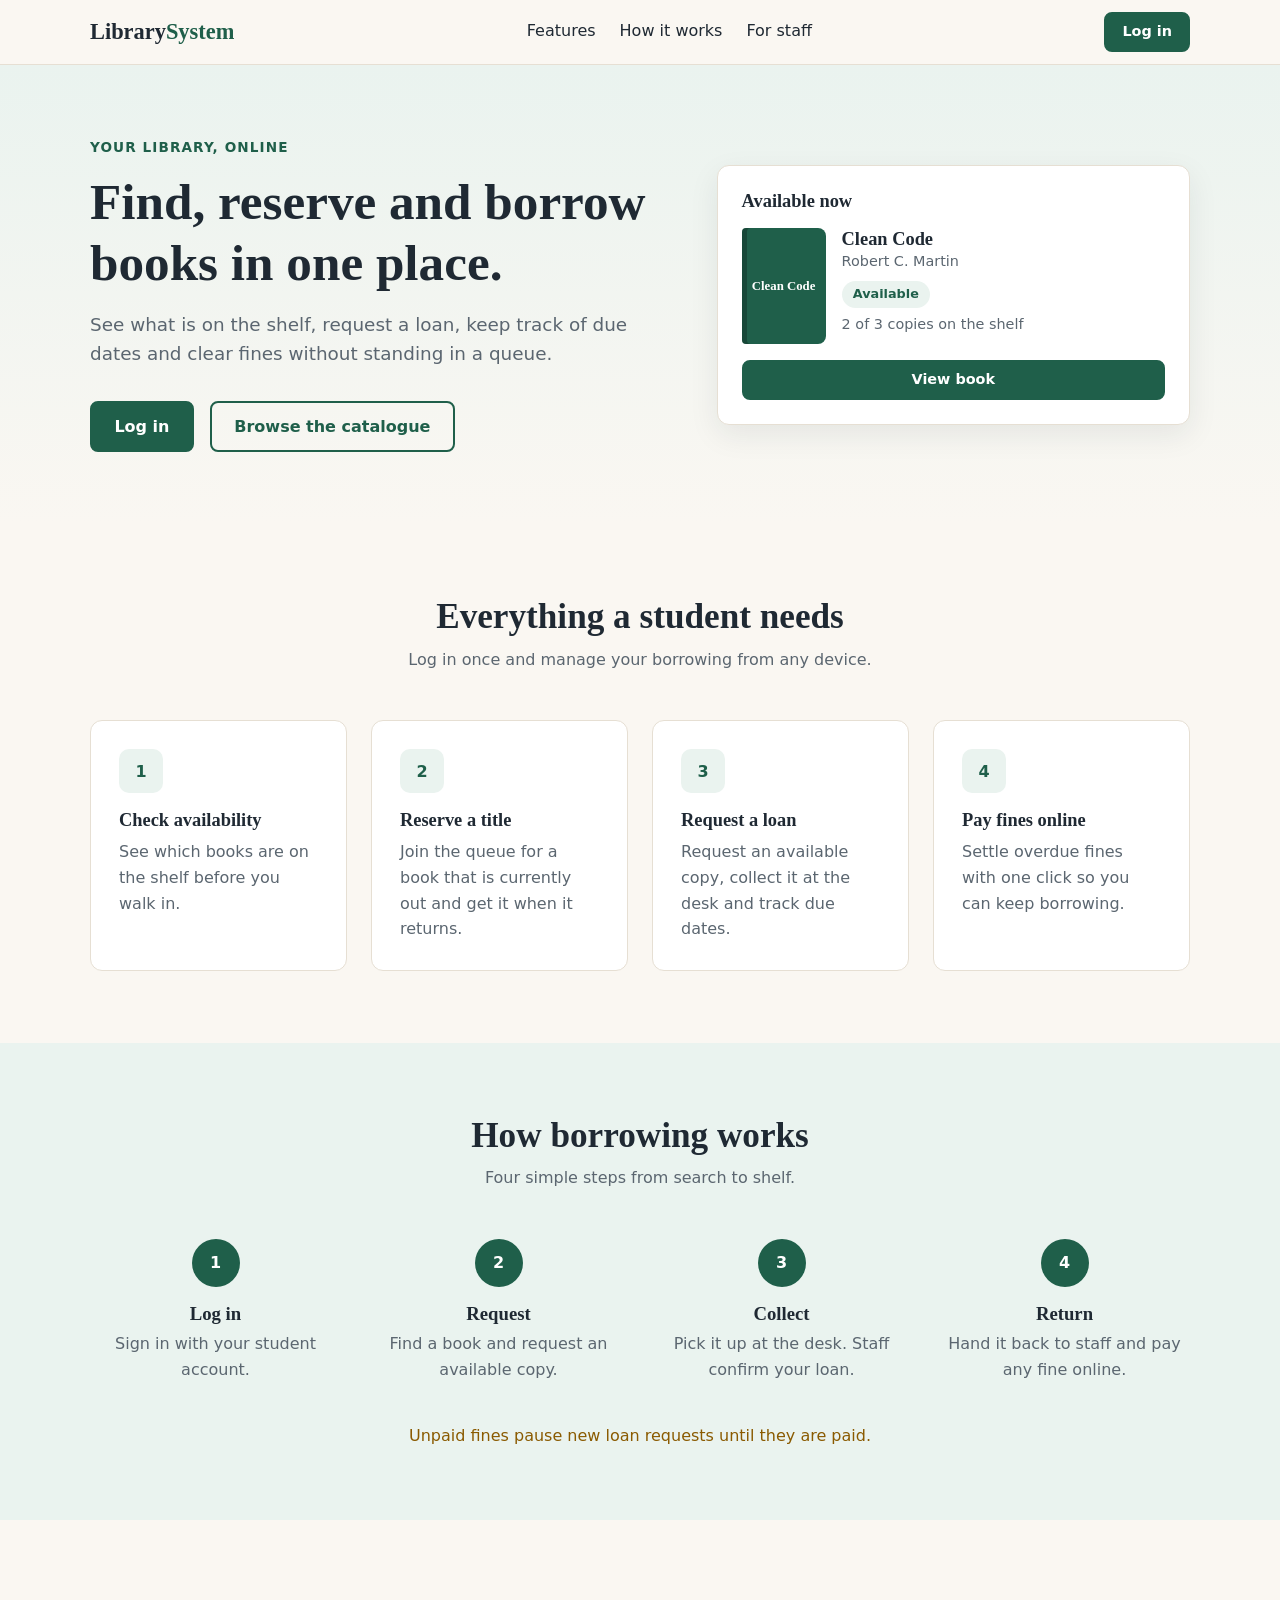
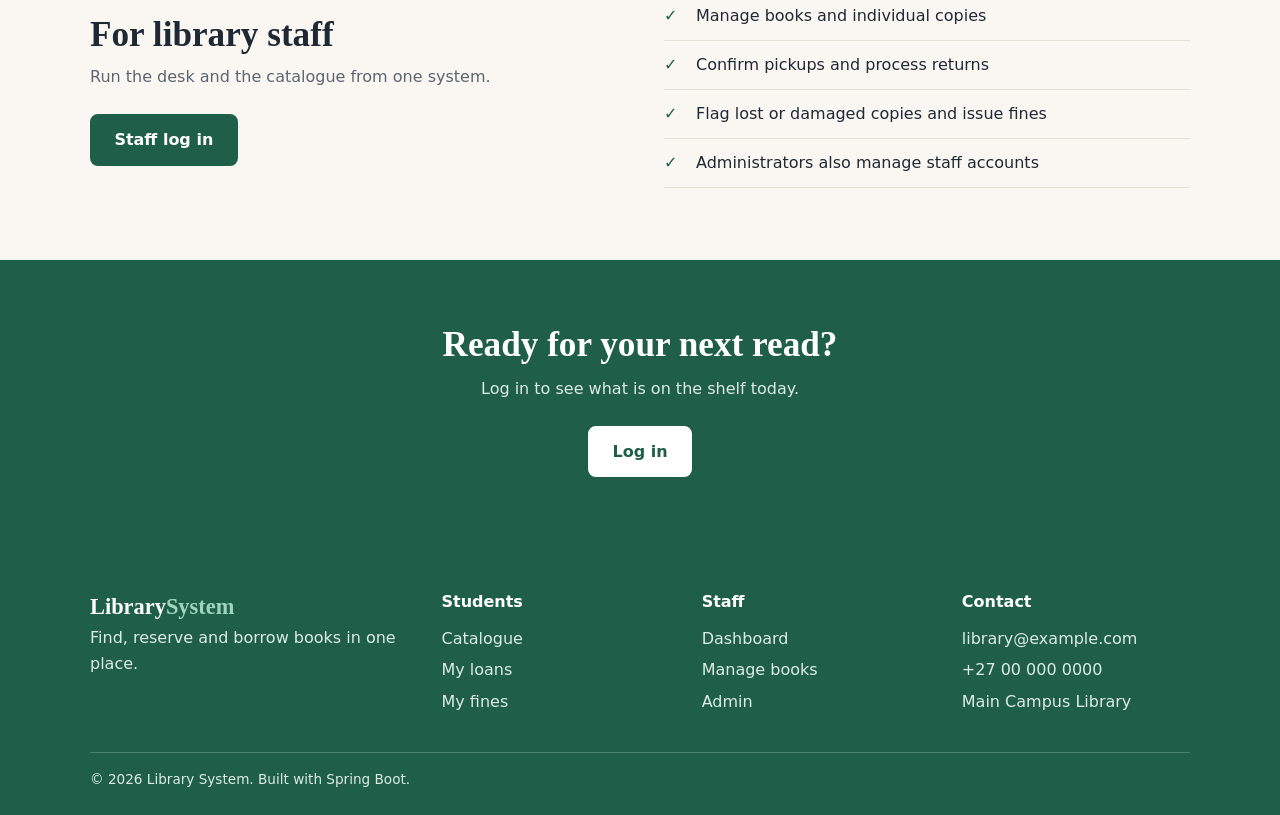
<file: app/src/main/resources/static/index.html>
<!DOCTYPE html>
<html lang="en">
<head>
  <meta charset="UTF-8">
  <meta name="viewport" content="width=device-width, initial-scale=1.0">
  <title>Home | Library System</title>
  <link rel="stylesheet" href="style.css">
</head>
<body>
  <header class="site-header">
    <div class="container header-inner">
      <a href="index.html" class="logo">Library<span>System</span></a>
      <nav class="main-nav">
      <a href="index.html#features">Features</a>
      <a href="index.html#how-it-works">How it works</a>
      <a href="index.html#staff">For staff</a>
      </nav>
      <div class="header-actions"><a href="login.html" class="btn btn-small">Log in</a></div>
    </div>
  </header>

  <main>
    <section class="hero">
      <div class="container hero-grid">
        <div>
          <p class="eyebrow">Your library, online</p>
          <h1>Find, reserve and borrow books in one place.</h1>
          <p class="lead">See what is on the shelf, request a loan, keep track of due dates and clear fines without standing in a queue.</p>
          <div class="hero-actions">
            <a href="login.html" class="btn">Log in</a>
            <a href="catalogue.html" class="btn btn-outline">Browse the catalogue</a>
          </div>
        </div>
        <div class="hero-card" aria-label="Example of book availability">
          <h2>Available now</h2>
          <div class="book-row">
            <div class="cover cover-sm cover-green">Clean Code</div>
            <div>
              <h3>Clean Code</h3>
              <p class="book-meta">Robert C. Martin</p>
              <span class="badge badge-green">Available</span>
              <p class="book-meta">2 of 3 copies on the shelf</p>
            </div>
          </div>
          <a href="book.html" class="btn btn-small btn-block">View book</a>
        </div>
      </div>
    </section>

    <section id="features" class="section">
      <div class="container">
        <h2 class="section-title">Everything a student needs</h2>
        <p class="section-sub">Log in once and manage your borrowing from any device.</p>
        <div class="cards">
          <a class="card" href="catalogue.html"><div class="icon">1</div><h3>Check availability</h3><p>See which books are on the shelf before you walk in.</p></a>
          <a class="card" href="my-reservations.html"><div class="icon">2</div><h3>Reserve a title</h3><p>Join the queue for a book that is currently out and get it when it returns.</p></a>
          <a class="card" href="my-loans.html"><div class="icon">3</div><h3>Request a loan</h3><p>Request an available copy, collect it at the desk and track due dates.</p></a>
          <a class="card" href="my-fines.html"><div class="icon">4</div><h3>Pay fines online</h3><p>Settle overdue fines with one click so you can keep borrowing.</p></a>
        </div>
      </div>
    </section>

    <section id="how-it-works" class="section section-alt">
      <div class="container">
        <h2 class="section-title">How borrowing works</h2>
        <p class="section-sub">Four simple steps from search to shelf.</p>
        <ol class="steps">
          <li><span class="step-num">1</span><h3>Log in</h3><p>Sign in with your student account.</p></li>
          <li><span class="step-num">2</span><h3>Request</h3><p>Find a book and request an available copy.</p></li>
          <li><span class="step-num">3</span><h3>Collect</h3><p>Pick it up at the desk. Staff confirm your loan.</p></li>
          <li><span class="step-num">4</span><h3>Return</h3><p>Hand it back to staff and pay any fine online.</p></li>
        </ol>
        <p class="note">Unpaid fines pause new loan requests until they are paid.</p>
      </div>
    </section>

    <section id="staff" class="section">
      <div class="container staff-grid">
        <div>
          <h2 class="section-title">For library staff</h2>
          <p class="section-sub">Run the desk and the catalogue from one system.</p>
          <a href="login.html" class="btn">Staff log in</a>
        </div>
        <ul class="checks">
          <li>Manage books and individual copies</li>
          <li>Confirm pickups and process returns</li>
          <li>Flag lost or damaged copies and issue fines</li>
          <li>Administrators also manage staff accounts</li>
        </ul>
      </div>
    </section>

    <section class="cta">
      <div class="container">
        <h2>Ready for your next read?</h2>
        <p>Log in to see what is on the shelf today.</p>
        <a href="login.html" class="btn btn-light">Log in</a>
      </div>
    </section>
  </main>
  <footer class="site-footer">
    <div class="container">
      <div class="footer-grid">
        <div><a href="index.html" class="logo">Library<span>System</span></a><p>Find, reserve and borrow books in one place.</p></div>
        <div><h4>Students</h4><ul><li><a href="catalogue.html">Catalogue</a></li><li><a href="my-loans.html">My loans</a></li><li><a href="my-fines.html">My fines</a></li></ul></div>
        <div><h4>Staff</h4><ul><li><a href="staff-dashboard.html">Dashboard</a></li><li><a href="manage-books.html">Manage books</a></li><li><a href="admin.html">Admin</a></li></ul></div>
        <div><h4>Contact</h4><ul><li>library@example.com</li><li>+27 00 000 0000</li><li>Main Campus Library</li></ul></div>
      </div>
      <p class="footer-bottom">&copy; 2026 Library System. Built with Spring Boot.</p>
    </div>
  </footer>
</body>
</html>
</file>
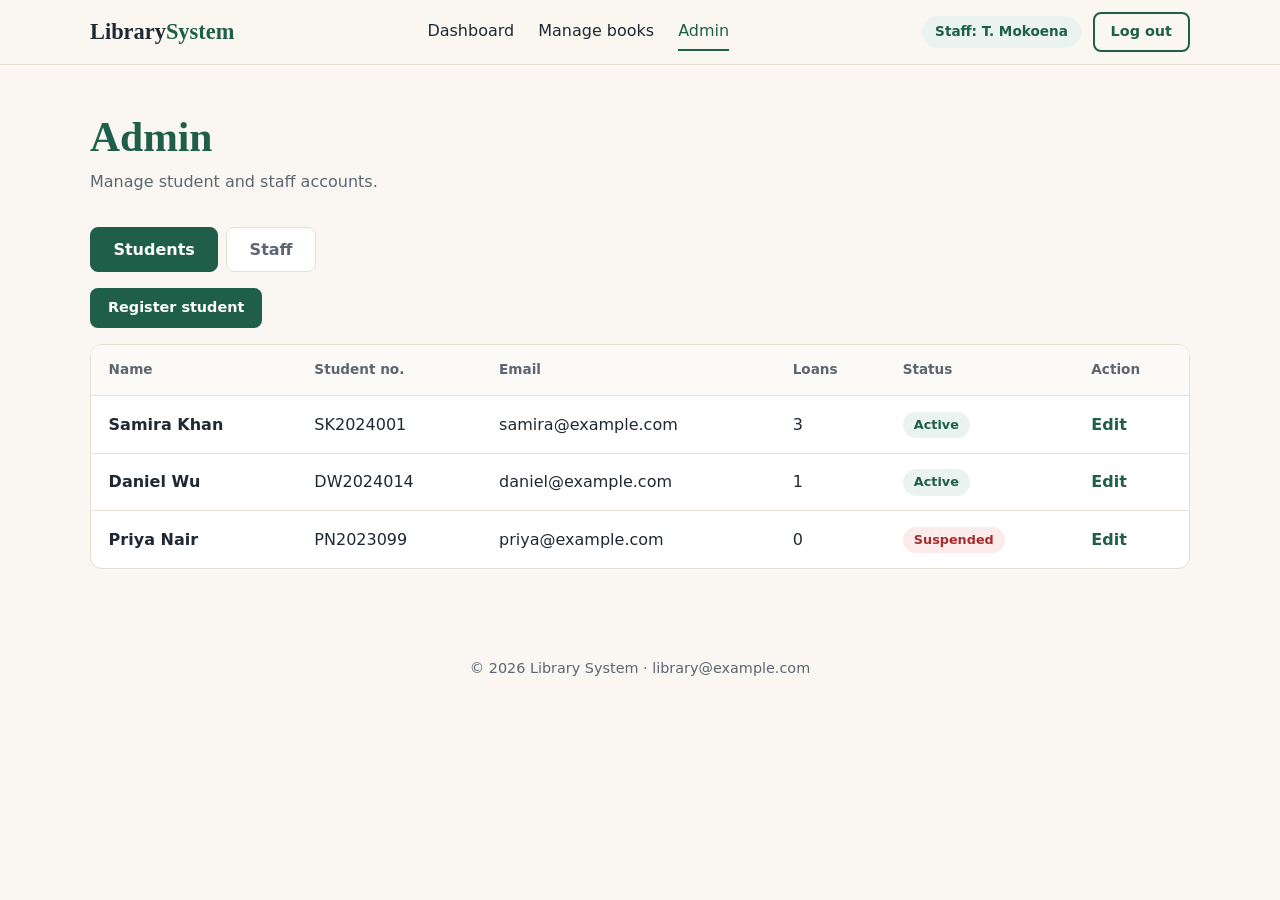
<file: app/src/main/resources/static/admin.html>
<!DOCTYPE html>
<html lang="en">
<head>
  <meta charset="UTF-8">
  <meta name="viewport" content="width=device-width, initial-scale=1.0">
  <title>Admin | Library System</title>
  <link rel="stylesheet" href="style.css">
</head>
<body>
  <header class="site-header">
    <div class="container header-inner">
      <a href="index.html" class="logo">Library<span>System</span></a>
      <nav class="main-nav">
      <a href="staff-dashboard.html">Dashboard</a>
      <a href="manage-books.html">Manage books</a>
      <a href="admin.html" aria-current="page">Admin</a>
      </nav>
      <div class="header-actions"><span class="chip-label">Staff: T. Mokoena</span><a href="index.html" class="btn btn-small btn-outline">Log out</a></div>
    </div>
  </header>

  <main class="page"><div class="container">
    <div class="page-head"><div><h1>Admin</h1><p>Manage student and staff accounts.</p></div></div>
    <div class="tabs">
      <input type="radio" name="tab" id="tab-students" checked>
      <input type="radio" name="tab" id="tab-staff">
      <div class="tab-labels"><label for="tab-students">Students</label><label for="tab-staff">Staff</label></div>
      <div class="tab-panel panel-students">
        <div class="tab-actions"><a href="#" class="btn btn-small">Register student</a></div>
        <div class="table-wrap"><table>
          <thead><tr><th>Name</th><th>Student no.</th><th>Email</th><th>Loans</th><th>Status</th><th>Action</th></tr></thead>
          <tbody>
<tr><td><strong>Samira Khan</strong></td><td>SK2024001</td><td>samira@example.com</td><td>3</td><td><span class="badge badge-green">Active</span></td><td><a href="#" class="text-green">Edit</a></td></tr>
<tr><td><strong>Daniel Wu</strong></td><td>DW2024014</td><td>daniel@example.com</td><td>1</td><td><span class="badge badge-green">Active</span></td><td><a href="#" class="text-green">Edit</a></td></tr>
<tr><td><strong>Priya Nair</strong></td><td>PN2023099</td><td>priya@example.com</td><td>0</td><td><span class="badge badge-red">Suspended</span></td><td><a href="#" class="text-green">Edit</a></td></tr>
          </tbody>
        </table></div>
      </div>
      <div class="tab-panel panel-staff">
        <div class="tab-actions"><a href="#" class="btn btn-small">Add staff</a></div>
        <div class="table-wrap"><table>
          <thead><tr><th>Name</th><th>Employee no.</th><th>Role</th><th>Action</th></tr></thead>
          <tbody>
<tr><td><strong>Thandi Mokoena</strong></td><td>EMP001</td><td>Employee</td><td><a href="#" class="text-green">Edit</a></td></tr>
<tr><td><strong>Lerato Dlamini</strong></td><td>EMP002</td><td>Employee</td><td><a href="#" class="text-green">Edit</a></td></tr>
<tr><td><strong>Admin User</strong></td><td>ADM001</td><td>Admin</td><td><a href="#" class="text-green">Edit</a></td></tr>
          </tbody>
        </table></div>
      </div>
    </div>
  </div></main>
  <footer class="footer-compact"><div class="container">&copy; 2026 Library System &middot; library@example.com</div></footer>
</body>
</html>
</file>
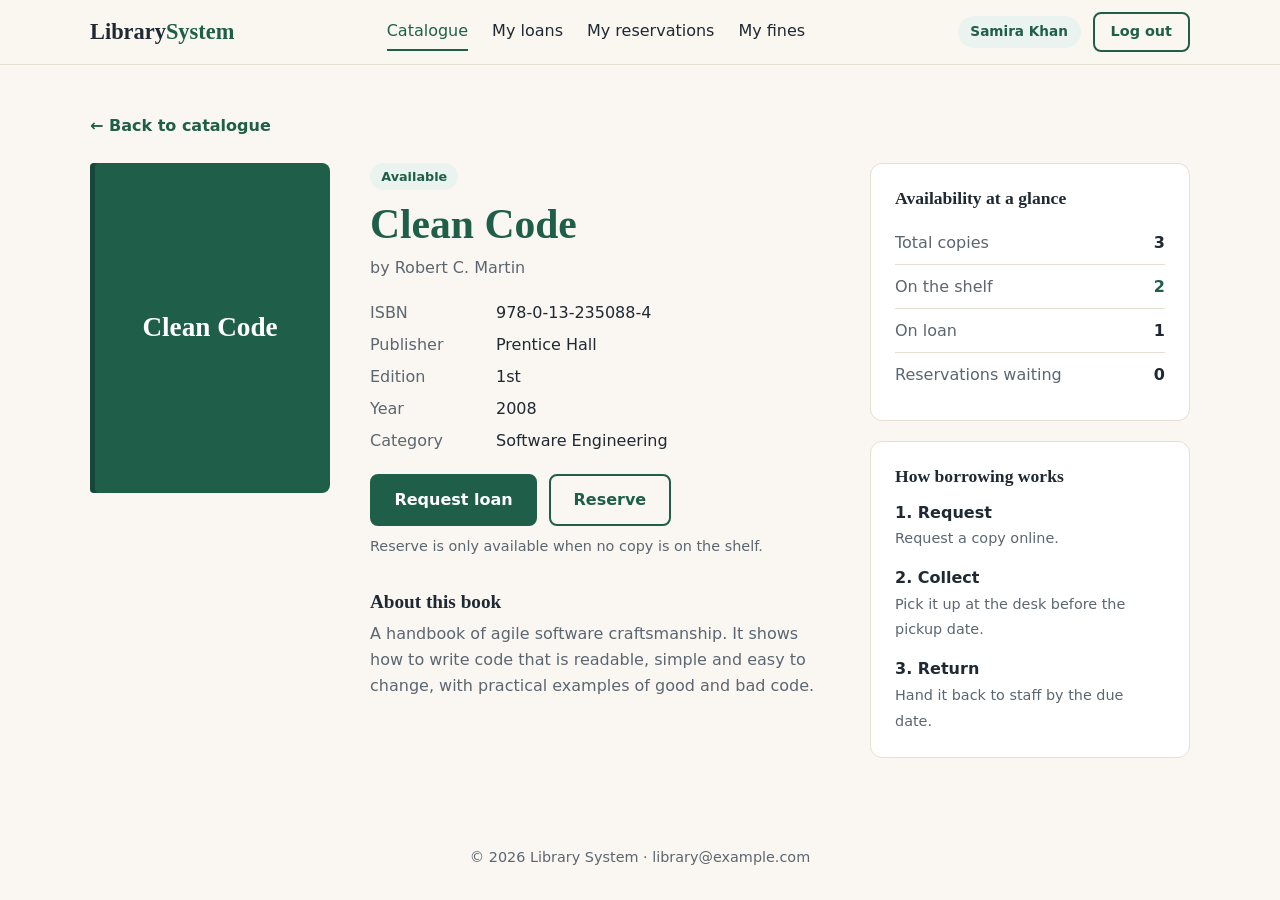
<file: app/src/main/resources/static/book.html>
<!DOCTYPE html>
<html lang="en">
<head>
  <meta charset="UTF-8">
  <meta name="viewport" content="width=device-width, initial-scale=1.0">
  <title>Clean Code | Library System</title>
  <link rel="stylesheet" href="style.css">
</head>
<body>
  <header class="site-header">
    <div class="container header-inner">
      <a href="index.html" class="logo">Library<span>System</span></a>
      <nav class="main-nav">
      <a href="catalogue.html" aria-current="page">Catalogue</a>
      <a href="my-loans.html">My loans</a>
      <a href="my-reservations.html">My reservations</a>
      <a href="my-fines.html">My fines</a>
      </nav>
      <div class="header-actions"><span class="chip-label">Samira Khan</span><a href="index.html" class="btn btn-small btn-outline">Log out</a></div>
    </div>
  </header>

  <main class="page"><div class="container">
    <p class="muted" style="margin-bottom:1.5rem"><a href="catalogue.html" class="text-green">&larr; Back to catalogue</a></p>
    <div class="detail">
      <div class="cover cover-lg cover-green">Clean Code</div>
      <div>
        <span class="badge badge-green">Available</span>
        <h1 style="margin-top:.6rem">Clean Code</h1>
        <p class="byline">by Robert C. Martin</p>
        <dl class="facts">
          <dt>ISBN</dt><dd>978-0-13-235088-4</dd>
          <dt>Publisher</dt><dd>Prentice Hall</dd>
          <dt>Edition</dt><dd>1st</dd>
          <dt>Year</dt><dd>2008</dd>
          <dt>Category</dt><dd>Software Engineering</dd>
        </dl>
        <div class="detail-actions">
          <a href="my-loans.html" class="btn">Request loan</a>
          <a href="my-reservations.html" class="btn btn-outline">Reserve</a>
        </div>
        <p class="muted" style="margin-top:.6rem;font-size:.9rem">Reserve is only available when no copy is on the shelf.</p>
        <div class="about">
          <h2>About this book</h2>
          <p>A handbook of agile software craftsmanship. It shows how to write code that is readable, simple and easy to change, with practical examples of good and bad code.</p>
        </div>
      </div>
      <div class="side-stack">
        <div class="panel">
          <h2>Availability at a glance</h2>
          <ul class="glance">
            <li><span>Total copies</span><span>3</span></li>
            <li><span>On the shelf</span><span class="text-green">2</span></li>
            <li><span>On loan</span><span>1</span></li>
            <li><span>Reservations waiting</span><span>0</span></li>
          </ul>
        </div>
        <div class="panel">
          <h2>How borrowing works</h2>
          <ol class="how-list">
            <li><strong>1. Request</strong><span>Request a copy online.</span></li>
            <li><strong>2. Collect</strong><span>Pick it up at the desk before the pickup date.</span></li>
            <li><strong>3. Return</strong><span>Hand it back to staff by the due date.</span></li>
          </ol>
        </div>
      </div>
    </div>
  </div></main>
  <footer class="footer-compact"><div class="container">&copy; 2026 Library System &middot; library@example.com</div></footer>
</body>
</html>
</file>
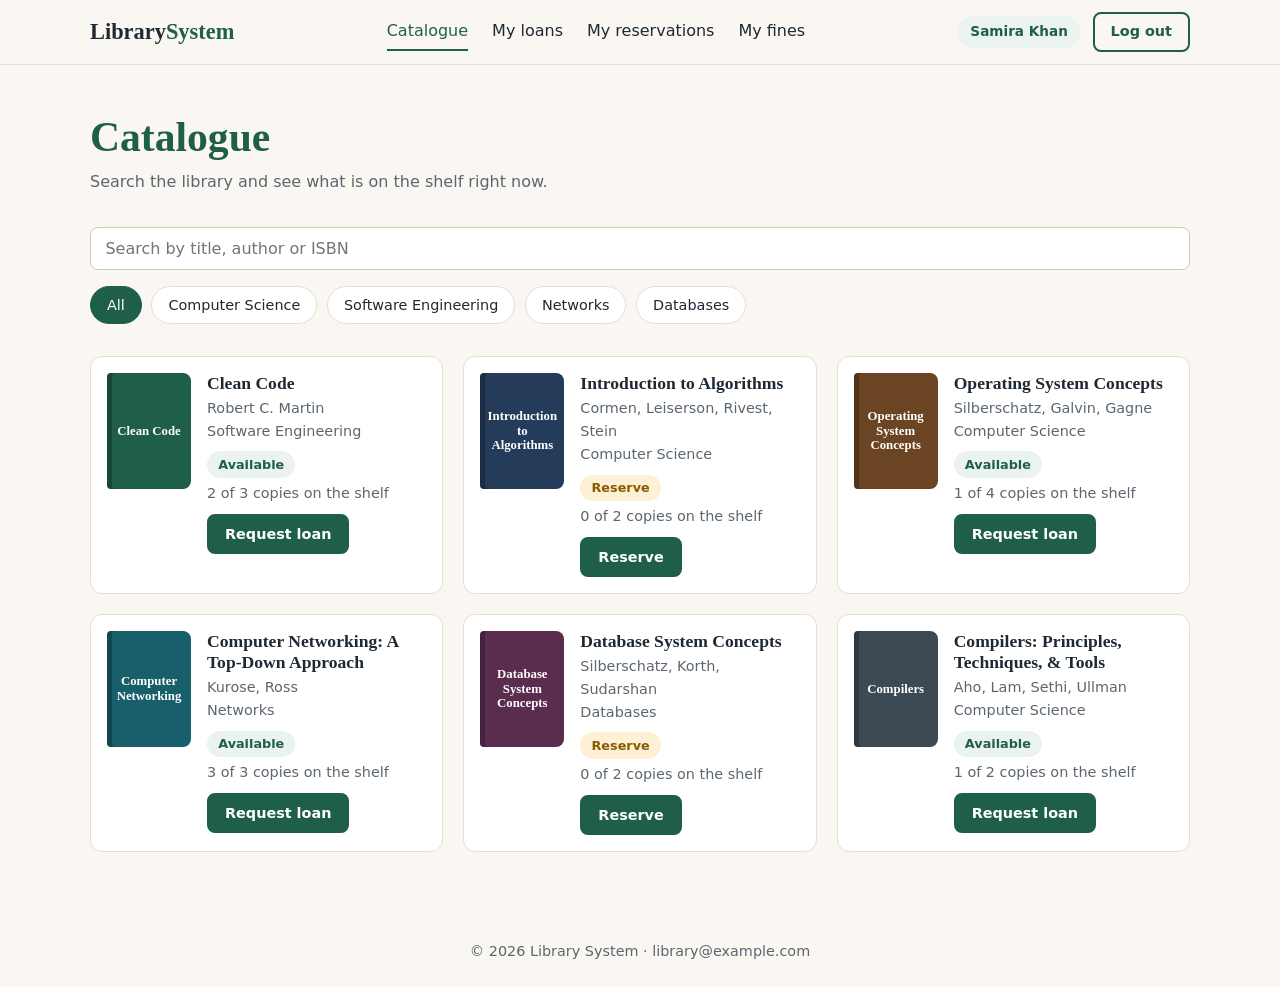
<file: app/src/main/resources/static/catalogue.html>
<!DOCTYPE html>
<html lang="en">
<head>
  <meta charset="UTF-8">
  <meta name="viewport" content="width=device-width, initial-scale=1.0">
  <title>Catalogue | Library System</title>
  <link rel="stylesheet" href="style.css">
</head>
<body>
  <header class="site-header">
    <div class="container header-inner">
      <a href="index.html" class="logo">Library<span>System</span></a>
      <nav class="main-nav">
      <a href="catalogue.html" aria-current="page">Catalogue</a>
      <a href="my-loans.html">My loans</a>
      <a href="my-reservations.html">My reservations</a>
      <a href="my-fines.html">My fines</a>
      </nav>
      <div class="header-actions"><span class="chip-label">Samira Khan</span><a href="index.html" class="btn btn-small btn-outline">Log out</a></div>
    </div>
  </header>

  <main class="page"><div class="container">
    <div class="page-head"><div><h1>Catalogue</h1><p>Search the library and see what is on the shelf right now.</p></div></div>
    <form class="search-box" onsubmit="return false"><input type="search" placeholder="Search by title, author or ISBN" aria-label="Search books"></form>
    <div class="chips">
      <span class="chip active">All</span><span class="chip">Computer Science</span><span class="chip">Software Engineering</span><span class="chip">Networks</span><span class="chip">Databases</span>
    </div>
    <div class="book-grid">
      <article class="book-card">
        <div class="cover cover-sm cover-green">Clean Code</div>
        <div>
          <h3>Clean Code</h3>
          <p class="book-meta">Robert C. Martin</p>
          <p class="book-meta">Software Engineering</p>
          <span class="badge badge-green">Available</span>
          <p class="book-meta">2 of 3 copies on the shelf</p>
          <a href="book.html" class="btn btn-small">Request loan</a>
        </div>
      </article>
      <article class="book-card">
        <div class="cover cover-sm cover-navy">Introduction to Algorithms</div>
        <div>
          <h3>Introduction to Algorithms</h3>
          <p class="book-meta">Cormen, Leiserson, Rivest, Stein</p>
          <p class="book-meta">Computer Science</p>
          <span class="badge badge-amber">Reserve</span>
          <p class="book-meta">0 of 2 copies on the shelf</p>
          <a href="book.html" class="btn btn-small">Reserve</a>
        </div>
      </article>
      <article class="book-card">
        <div class="cover cover-sm cover-brown">Operating System Concepts</div>
        <div>
          <h3>Operating System Concepts</h3>
          <p class="book-meta">Silberschatz, Galvin, Gagne</p>
          <p class="book-meta">Computer Science</p>
          <span class="badge badge-green">Available</span>
          <p class="book-meta">1 of 4 copies on the shelf</p>
          <a href="book.html" class="btn btn-small">Request loan</a>
        </div>
      </article>
      <article class="book-card">
        <div class="cover cover-sm cover-teal">Computer Networking</div>
        <div>
          <h3>Computer Networking: A Top-Down Approach</h3>
          <p class="book-meta">Kurose, Ross</p>
          <p class="book-meta">Networks</p>
          <span class="badge badge-green">Available</span>
          <p class="book-meta">3 of 3 copies on the shelf</p>
          <a href="book.html" class="btn btn-small">Request loan</a>
        </div>
      </article>
      <article class="book-card">
        <div class="cover cover-sm cover-plum">Database System Concepts</div>
        <div>
          <h3>Database System Concepts</h3>
          <p class="book-meta">Silberschatz, Korth, Sudarshan</p>
          <p class="book-meta">Databases</p>
          <span class="badge badge-amber">Reserve</span>
          <p class="book-meta">0 of 2 copies on the shelf</p>
          <a href="book.html" class="btn btn-small">Reserve</a>
        </div>
      </article>
      <article class="book-card">
        <div class="cover cover-sm cover-slate">Compilers</div>
        <div>
          <h3>Compilers: Principles, Techniques, & Tools</h3>
          <p class="book-meta">Aho, Lam, Sethi, Ullman</p>
          <p class="book-meta">Computer Science</p>
          <span class="badge badge-green">Available</span>
          <p class="book-meta">1 of 2 copies on the shelf</p>
          <a href="book.html" class="btn btn-small">Request loan</a>
        </div>
      </article>
    </div>
  </div></main>
  <footer class="footer-compact"><div class="container">&copy; 2026 Library System &middot; library@example.com</div></footer>
</body>
</html>
</file>
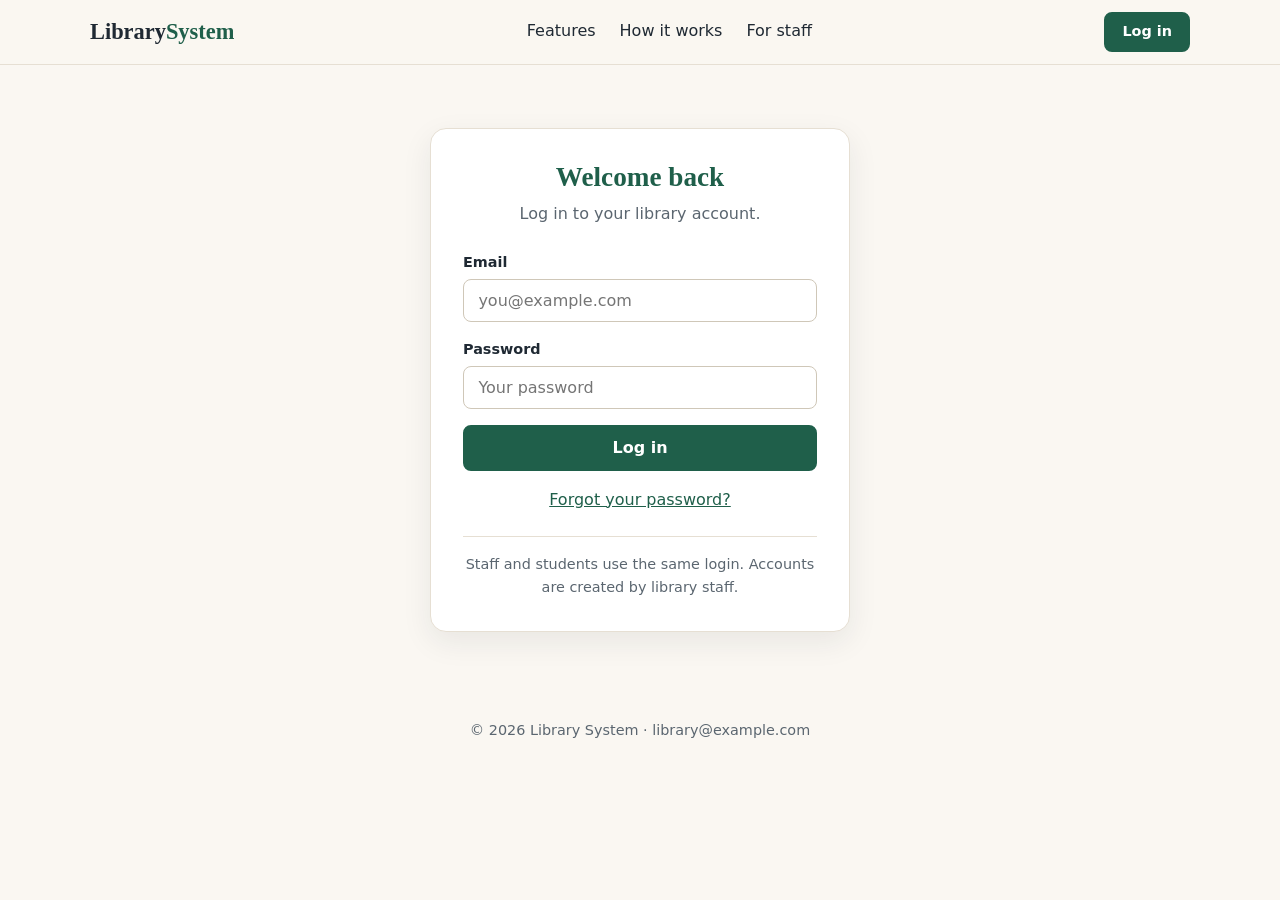
<file: app/src/main/resources/static/login.html>
<!DOCTYPE html>
<html lang="en">
<head>
  <meta charset="UTF-8">
  <meta name="viewport" content="width=device-width, initial-scale=1.0">
  <title>Log in | Library System</title>
  <link rel="stylesheet" href="style.css">
</head>
<body>
  <header class="site-header">
    <div class="container header-inner">
      <a href="index.html" class="logo">Library<span>System</span></a>
      <nav class="main-nav">
      <a href="index.html#features">Features</a>
      <a href="index.html#how-it-works">How it works</a>
      <a href="index.html#staff">For staff</a>
      </nav>
      <div class="header-actions"><a href="login.html" class="btn btn-small">Log in</a></div>
    </div>
  </header>

  <main class="auth-wrap">
    <div class="auth-card">
      <h1>Welcome back</h1>
      <p class="sub">Log in to your library account.</p>
      <form action="catalogue.html" method="get">
        <div class="field"><label for="email">Email</label><input type="email" id="email" name="email" placeholder="you@example.com"></div>
        <div class="field"><label for="password">Password</label><input type="password" id="password" name="password" placeholder="Your password"></div>
        <button type="submit" class="btn btn-block">Log in</button>
      </form>
      <a href="#" class="forgot">Forgot your password?</a>
      <p class="foot">Staff and students use the same login. Accounts are created by library staff.</p>
    </div>
  </main>
  <footer class="footer-compact"><div class="container">&copy; 2026 Library System &middot; library@example.com</div></footer>
</body>
</html>
</file>
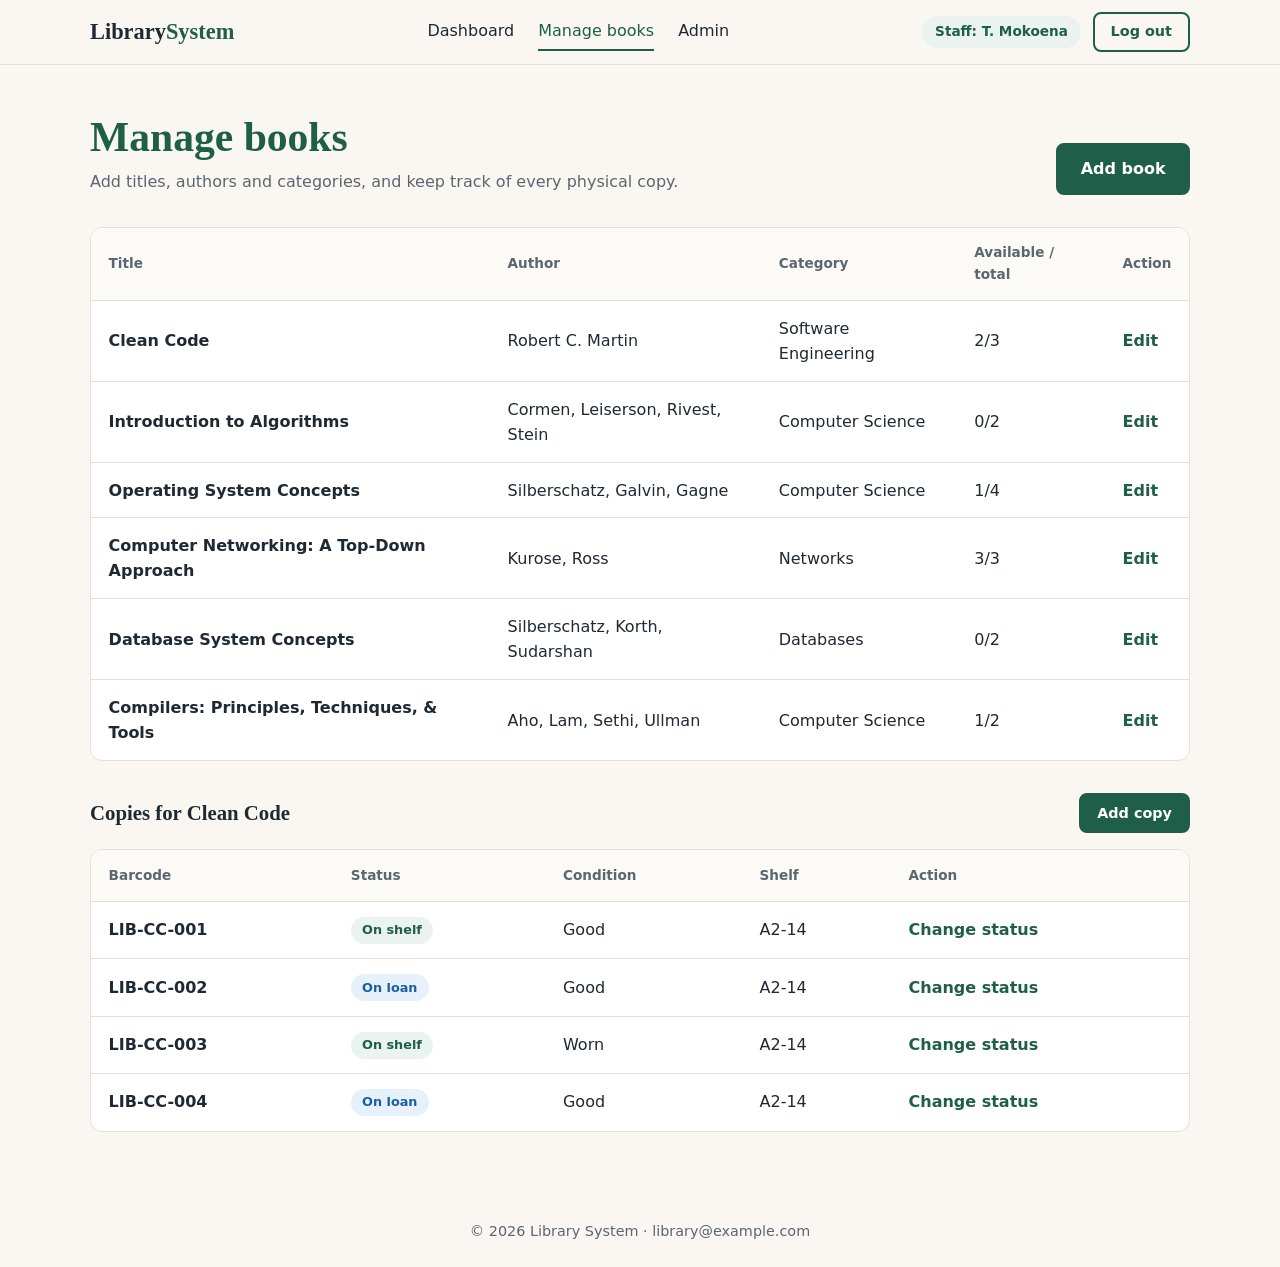
<file: app/src/main/resources/static/manage-books.html>
<!DOCTYPE html>
<html lang="en">
<head>
  <meta charset="UTF-8">
  <meta name="viewport" content="width=device-width, initial-scale=1.0">
  <title>Manage books | Library System</title>
  <link rel="stylesheet" href="style.css">
</head>
<body>
  <header class="site-header">
    <div class="container header-inner">
      <a href="index.html" class="logo">Library<span>System</span></a>
      <nav class="main-nav">
      <a href="staff-dashboard.html">Dashboard</a>
      <a href="manage-books.html" aria-current="page">Manage books</a>
      <a href="admin.html">Admin</a>
      </nav>
      <div class="header-actions"><span class="chip-label">Staff: T. Mokoena</span><a href="index.html" class="btn btn-small btn-outline">Log out</a></div>
    </div>
  </header>

  <main class="page"><div class="container">
    <div class="page-head"><div><h1>Manage books</h1><p>Add titles, authors and categories, and keep track of every physical copy.</p></div><a href="#" class="btn">Add book</a></div>
    <div class="table-wrap"><table>
      <thead><tr><th>Title</th><th>Author</th><th>Category</th><th>Available / total</th><th>Action</th></tr></thead>
      <tbody>
<tr><td><strong>Clean Code</strong></td><td>Robert C. Martin</td><td>Software Engineering</td><td>2/3</td><td><a href="#" class="text-green">Edit</a></td></tr>
<tr><td><strong>Introduction to Algorithms</strong></td><td>Cormen, Leiserson, Rivest, Stein</td><td>Computer Science</td><td>0/2</td><td><a href="#" class="text-green">Edit</a></td></tr>
<tr><td><strong>Operating System Concepts</strong></td><td>Silberschatz, Galvin, Gagne</td><td>Computer Science</td><td>1/4</td><td><a href="#" class="text-green">Edit</a></td></tr>
<tr><td><strong>Computer Networking: A Top-Down Approach</strong></td><td>Kurose, Ross</td><td>Networks</td><td>3/3</td><td><a href="#" class="text-green">Edit</a></td></tr>
<tr><td><strong>Database System Concepts</strong></td><td>Silberschatz, Korth, Sudarshan</td><td>Databases</td><td>0/2</td><td><a href="#" class="text-green">Edit</a></td></tr>
<tr><td><strong>Compilers: Principles, Techniques, & Tools</strong></td><td>Aho, Lam, Sethi, Ullman</td><td>Computer Science</td><td>1/2</td><td><a href="#" class="text-green">Edit</a></td></tr>
      </tbody>
    </table></div>
    <div class="section-gap"><div class="panel-head"><h2 style="font-size:1.3rem">Copies for Clean Code</h2><a href="#" class="btn btn-small">Add copy</a></div>
    <div class="table-wrap"><table>
      <thead><tr><th>Barcode</th><th>Status</th><th>Condition</th><th>Shelf</th><th>Action</th></tr></thead>
      <tbody>
<tr><td><strong>LIB-CC-001</strong></td><td><span class="badge badge-green">On shelf</span></td><td>Good</td><td>A2-14</td><td><a href="#" class="text-green">Change status</a></td></tr>
<tr><td><strong>LIB-CC-002</strong></td><td><span class="badge badge-blue">On loan</span></td><td>Good</td><td>A2-14</td><td><a href="#" class="text-green">Change status</a></td></tr>
<tr><td><strong>LIB-CC-003</strong></td><td><span class="badge badge-green">On shelf</span></td><td>Worn</td><td>A2-14</td><td><a href="#" class="text-green">Change status</a></td></tr>
<tr><td><strong>LIB-CC-004</strong></td><td><span class="badge badge-blue">On loan</span></td><td>Good</td><td>A2-14</td><td><a href="#" class="text-green">Change status</a></td></tr>
      </tbody>
    </table></div></div>
  </div></main>
  <footer class="footer-compact"><div class="container">&copy; 2026 Library System &middot; library@example.com</div></footer>
</body>
</html>
</file>
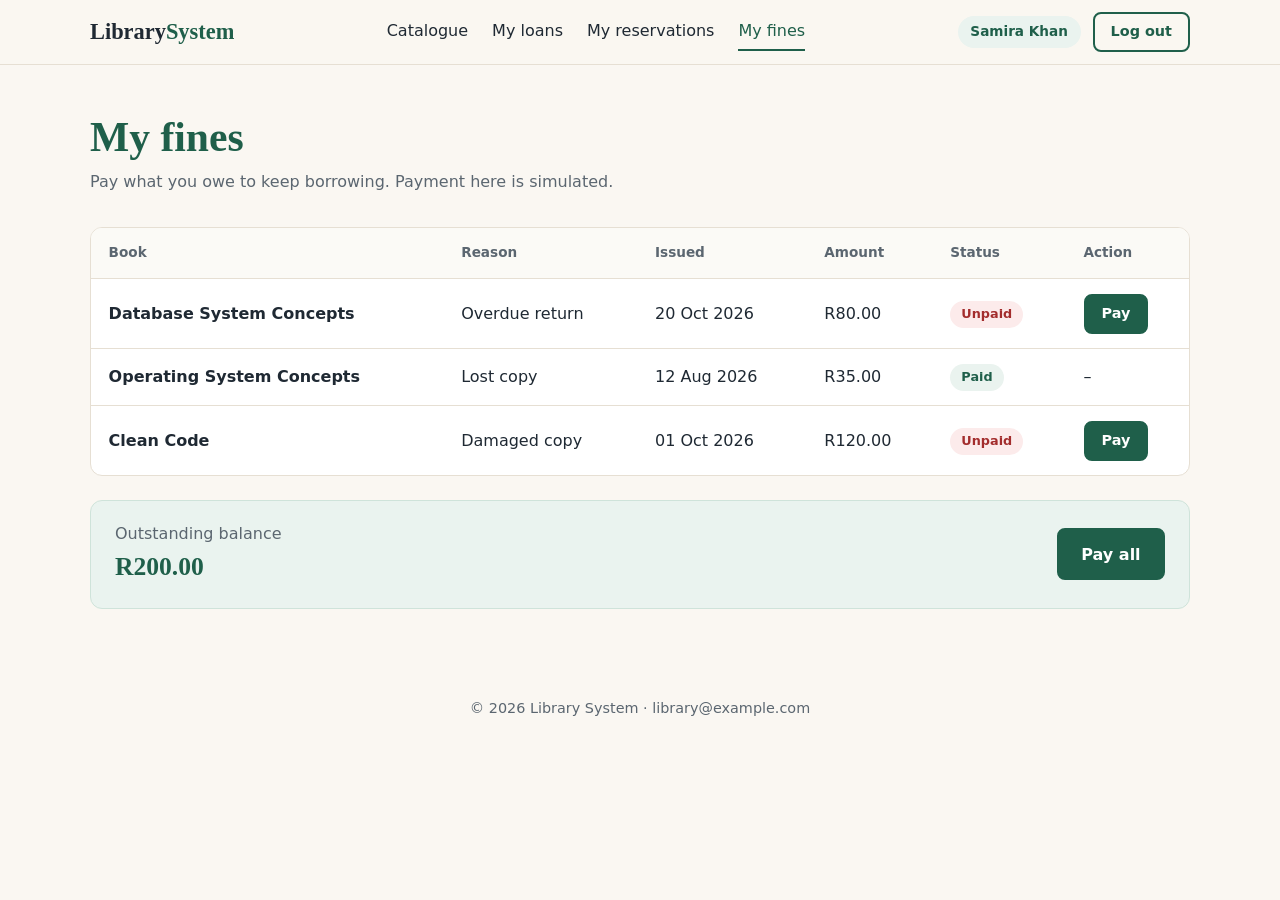
<file: app/src/main/resources/static/my-fines.html>
<!DOCTYPE html>
<html lang="en">
<head>
  <meta charset="UTF-8">
  <meta name="viewport" content="width=device-width, initial-scale=1.0">
  <title>My fines | Library System</title>
  <link rel="stylesheet" href="style.css">
</head>
<body>
  <header class="site-header">
    <div class="container header-inner">
      <a href="index.html" class="logo">Library<span>System</span></a>
      <nav class="main-nav">
      <a href="catalogue.html">Catalogue</a>
      <a href="my-loans.html">My loans</a>
      <a href="my-reservations.html">My reservations</a>
      <a href="my-fines.html" aria-current="page">My fines</a>
      </nav>
      <div class="header-actions"><span class="chip-label">Samira Khan</span><a href="index.html" class="btn btn-small btn-outline">Log out</a></div>
    </div>
  </header>

  <main class="page"><div class="container">
    <div class="page-head"><div><h1>My fines</h1><p>Pay what you owe to keep borrowing. Payment here is simulated.</p></div></div>
    <div class="table-wrap"><table>
      <thead><tr><th>Book</th><th>Reason</th><th>Issued</th><th>Amount</th><th>Status</th><th>Action</th></tr></thead>
      <tbody>
<tr><td><strong>Database System Concepts</strong></td><td>Overdue return</td><td>20 Oct 2026</td><td>R80.00</td><td><span class="badge badge-red">Unpaid</span></td><td><a href="#" class="btn btn-small">Pay</a></td></tr>
<tr><td><strong>Operating System Concepts</strong></td><td>Lost copy</td><td>12 Aug 2026</td><td>R35.00</td><td><span class="badge badge-green">Paid</span></td><td>&ndash;</td></tr>
<tr><td><strong>Clean Code</strong></td><td>Damaged copy</td><td>01 Oct 2026</td><td>R120.00</td><td><span class="badge badge-red">Unpaid</span></td><td><a href="#" class="btn btn-small">Pay</a></td></tr>
      </tbody>
    </table></div>
    <div class="balance">
      <div><span class="muted">Outstanding balance</span><strong>R200.00</strong></div>
      <a href="#" class="btn">Pay all</a>
    </div>
  </div></main>
  <footer class="footer-compact"><div class="container">&copy; 2026 Library System &middot; library@example.com</div></footer>
</body>
</html>
</file>
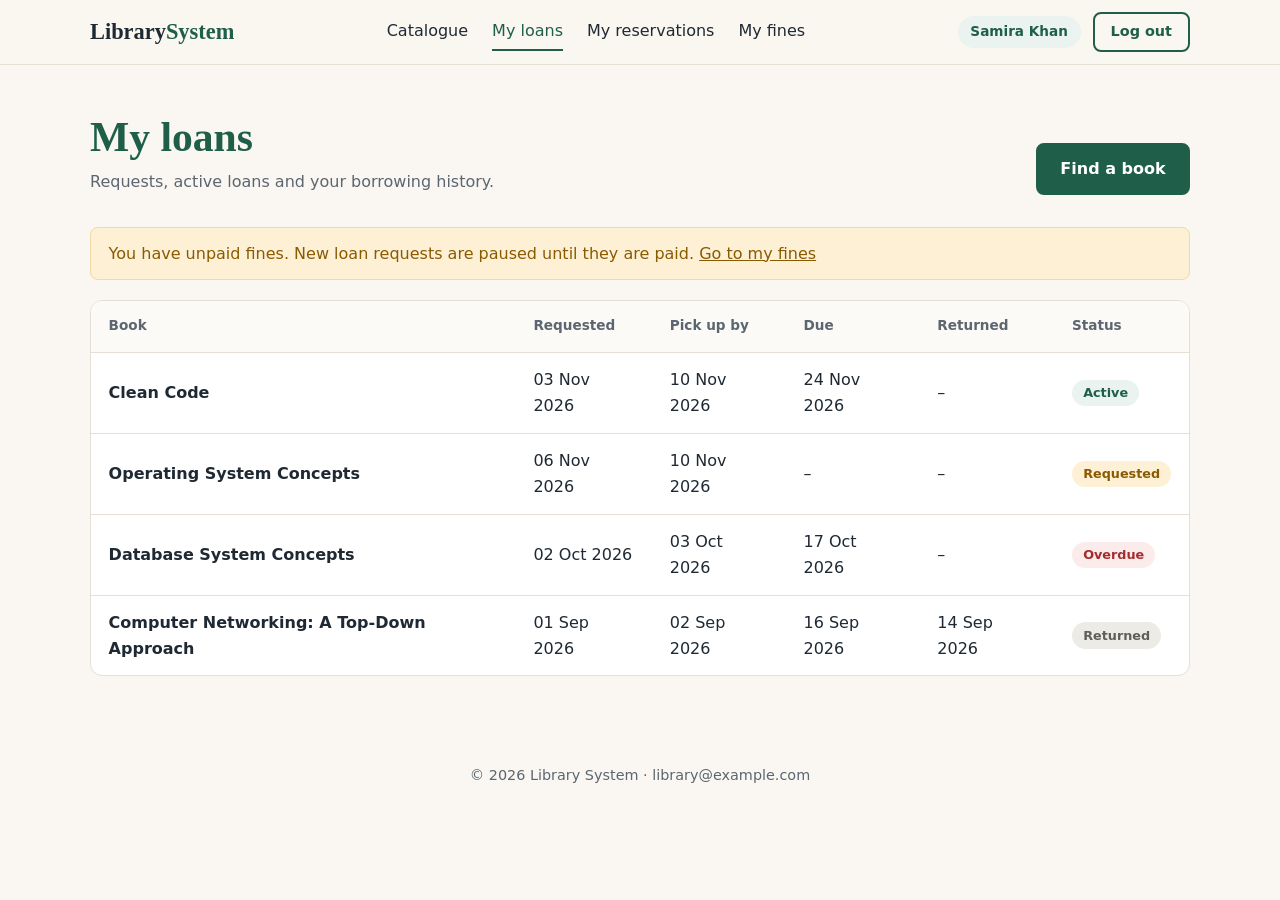
<file: app/src/main/resources/static/my-loans.html>
<!DOCTYPE html>
<html lang="en">
<head>
  <meta charset="UTF-8">
  <meta name="viewport" content="width=device-width, initial-scale=1.0">
  <title>My loans | Library System</title>
  <link rel="stylesheet" href="style.css">
</head>
<body>
  <header class="site-header">
    <div class="container header-inner">
      <a href="index.html" class="logo">Library<span>System</span></a>
      <nav class="main-nav">
      <a href="catalogue.html">Catalogue</a>
      <a href="my-loans.html" aria-current="page">My loans</a>
      <a href="my-reservations.html">My reservations</a>
      <a href="my-fines.html">My fines</a>
      </nav>
      <div class="header-actions"><span class="chip-label">Samira Khan</span><a href="index.html" class="btn btn-small btn-outline">Log out</a></div>
    </div>
  </header>

  <main class="page"><div class="container">
    <div class="page-head"><div><h1>My loans</h1><p>Requests, active loans and your borrowing history.</p></div><a href="catalogue.html" class="btn">Find a book</a></div>
    <div class="notice notice-warn">You have unpaid fines. New loan requests are paused until they are paid. <a href="my-fines.html" style="text-decoration:underline">Go to my fines</a></div>
    <div class="table-wrap"><table>
      <thead><tr><th>Book</th><th>Requested</th><th>Pick up by</th><th>Due</th><th>Returned</th><th>Status</th></tr></thead>
      <tbody>
<tr><td><strong>Clean Code</strong></td><td>03 Nov 2026</td><td>10 Nov 2026</td><td>24 Nov 2026</td><td>&ndash;</td><td><span class="badge badge-green">Active</span></td></tr>
<tr><td><strong>Operating System Concepts</strong></td><td>06 Nov 2026</td><td>10 Nov 2026</td><td>&ndash;</td><td>&ndash;</td><td><span class="badge badge-amber">Requested</span></td></tr>
<tr><td><strong>Database System Concepts</strong></td><td>02 Oct 2026</td><td>03 Oct 2026</td><td>17 Oct 2026</td><td>&ndash;</td><td><span class="badge badge-red">Overdue</span></td></tr>
<tr><td><strong>Computer Networking: A Top-Down Approach</strong></td><td>01 Sep 2026</td><td>02 Sep 2026</td><td>16 Sep 2026</td><td>14 Sep 2026</td><td><span class="badge badge-gray">Returned</span></td></tr>
      </tbody>
    </table></div>
  </div></main>
  <footer class="footer-compact"><div class="container">&copy; 2026 Library System &middot; library@example.com</div></footer>
</body>
</html>
</file>
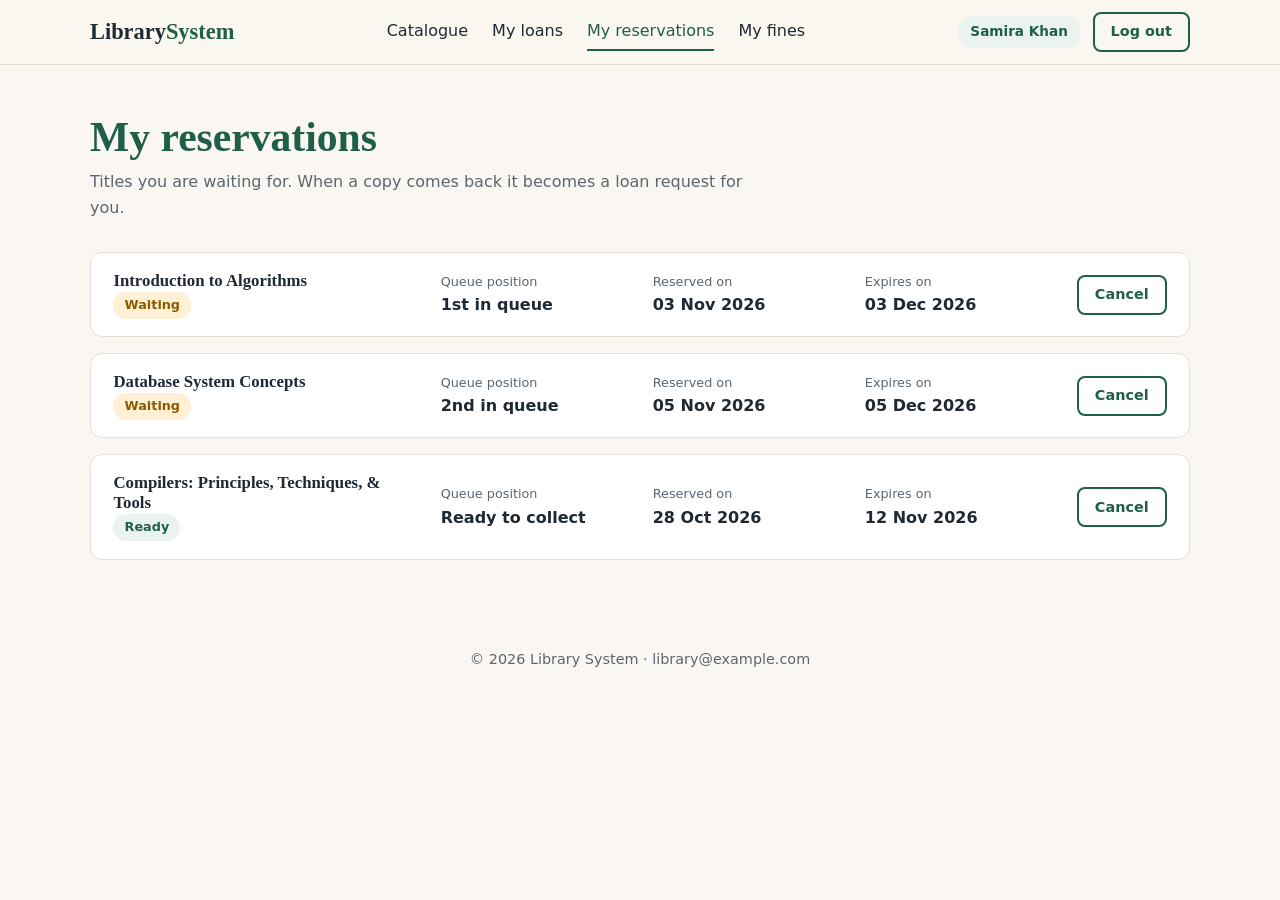
<file: app/src/main/resources/static/my-reservations.html>
<!DOCTYPE html>
<html lang="en">
<head>
  <meta charset="UTF-8">
  <meta name="viewport" content="width=device-width, initial-scale=1.0">
  <title>My reservations | Library System</title>
  <link rel="stylesheet" href="style.css">
</head>
<body>
  <header class="site-header">
    <div class="container header-inner">
      <a href="index.html" class="logo">Library<span>System</span></a>
      <nav class="main-nav">
      <a href="catalogue.html">Catalogue</a>
      <a href="my-loans.html">My loans</a>
      <a href="my-reservations.html" aria-current="page">My reservations</a>
      <a href="my-fines.html">My fines</a>
      </nav>
      <div class="header-actions"><span class="chip-label">Samira Khan</span><a href="index.html" class="btn btn-small btn-outline">Log out</a></div>
    </div>
  </header>

  <main class="page"><div class="container">
    <div class="page-head"><div><h1>My reservations</h1><p>Titles you are waiting for. When a copy comes back it becomes a loan request for you.</p></div></div>
    <div class="res-list">
      <div class="res-card">
        <div><h3>Introduction to Algorithms</h3><span class="badge badge-amber">Waiting</span></div>
        <div><span class="res-label">Queue position</span><span class="res-value">1st in queue</span></div>
        <div><span class="res-label">Reserved on</span><span class="res-value">03 Nov 2026</span></div>
        <div><span class="res-label">Expires on</span><span class="res-value">03 Dec 2026</span></div>
        <a href="#" class="btn btn-small btn-outline">Cancel</a>
      </div>
      <div class="res-card">
        <div><h3>Database System Concepts</h3><span class="badge badge-amber">Waiting</span></div>
        <div><span class="res-label">Queue position</span><span class="res-value">2nd in queue</span></div>
        <div><span class="res-label">Reserved on</span><span class="res-value">05 Nov 2026</span></div>
        <div><span class="res-label">Expires on</span><span class="res-value">05 Dec 2026</span></div>
        <a href="#" class="btn btn-small btn-outline">Cancel</a>
      </div>
      <div class="res-card">
        <div><h3>Compilers: Principles, Techniques, & Tools</h3><span class="badge badge-green">Ready</span></div>
        <div><span class="res-label">Queue position</span><span class="res-value">Ready to collect</span></div>
        <div><span class="res-label">Reserved on</span><span class="res-value">28 Oct 2026</span></div>
        <div><span class="res-label">Expires on</span><span class="res-value">12 Nov 2026</span></div>
        <a href="#" class="btn btn-small btn-outline">Cancel</a>
      </div>
    </div>
  </div></main>
  <footer class="footer-compact"><div class="container">&copy; 2026 Library System &middot; library@example.com</div></footer>
</body>
</html>
</file>
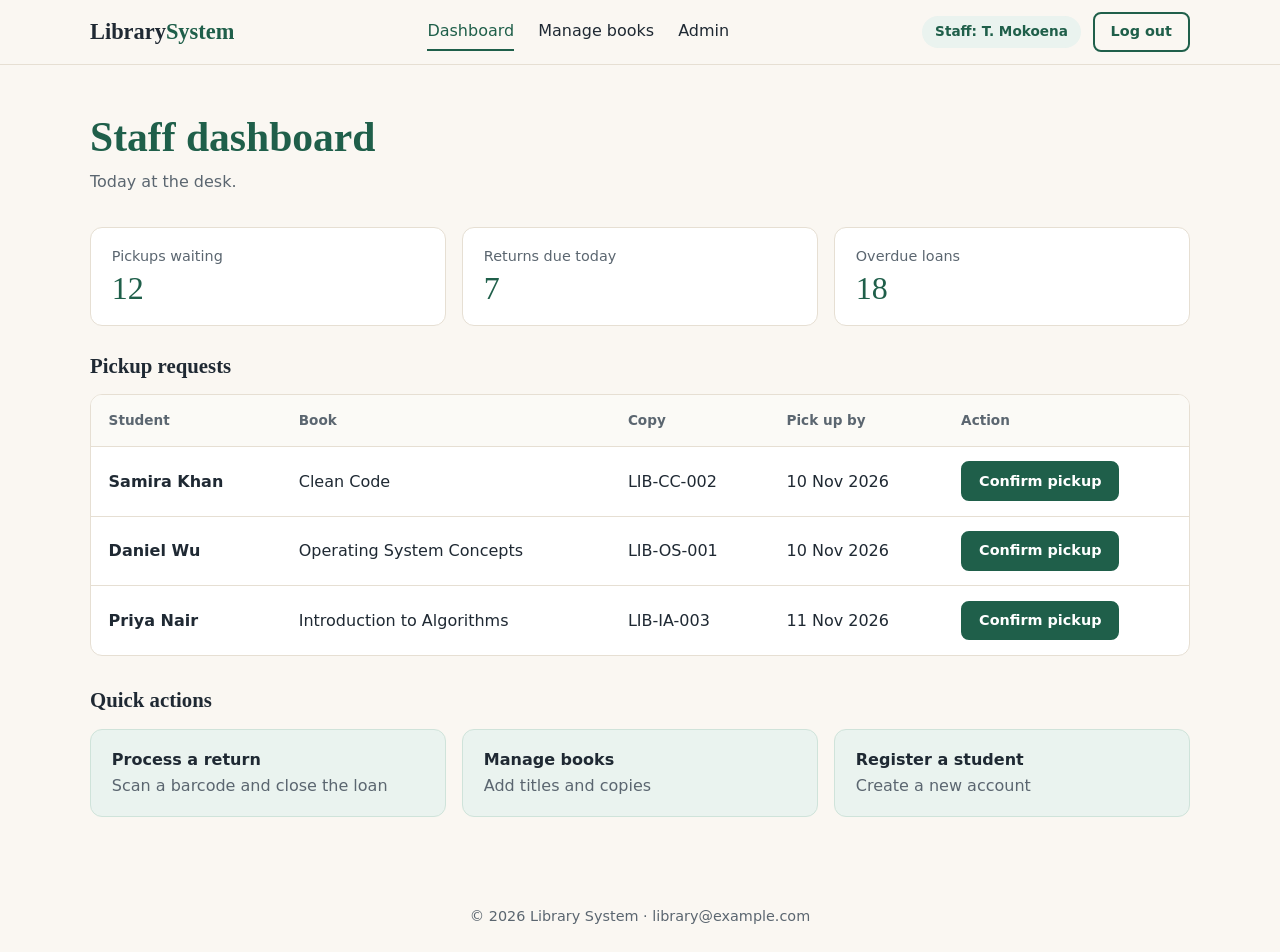
<file: app/src/main/resources/static/staff-dashboard.html>
<!DOCTYPE html>
<html lang="en">
<head>
  <meta charset="UTF-8">
  <meta name="viewport" content="width=device-width, initial-scale=1.0">
  <title>Staff dashboard | Library System</title>
  <link rel="stylesheet" href="style.css">
</head>
<body>
  <header class="site-header">
    <div class="container header-inner">
      <a href="index.html" class="logo">Library<span>System</span></a>
      <nav class="main-nav">
      <a href="staff-dashboard.html" aria-current="page">Dashboard</a>
      <a href="manage-books.html">Manage books</a>
      <a href="admin.html">Admin</a>
      </nav>
      <div class="header-actions"><span class="chip-label">Staff: T. Mokoena</span><a href="index.html" class="btn btn-small btn-outline">Log out</a></div>
    </div>
  </header>

  <main class="page"><div class="container">
    <div class="page-head"><div><h1>Staff dashboard</h1><p>Today at the desk.</p></div></div>
    <div class="stats">
      <div class="stat"><div class="stat-label">Pickups waiting</div><div class="stat-value">12</div></div>
      <div class="stat"><div class="stat-label">Returns due today</div><div class="stat-value">7</div></div>
      <div class="stat"><div class="stat-label">Overdue loans</div><div class="stat-value">18</div></div>
    </div>
    <div class="section-gap" style="margin-top:0"><h2 style="font-size:1.3rem;margin-bottom:1rem">Pickup requests</h2>
    <div class="table-wrap"><table>
      <thead><tr><th>Student</th><th>Book</th><th>Copy</th><th>Pick up by</th><th>Action</th></tr></thead>
      <tbody>
<tr><td><strong>Samira Khan</strong></td><td>Clean Code</td><td>LIB-CC-002</td><td>10 Nov 2026</td><td><a href="#" class="btn btn-small">Confirm pickup</a></td></tr>
<tr><td><strong>Daniel Wu</strong></td><td>Operating System Concepts</td><td>LIB-OS-001</td><td>10 Nov 2026</td><td><a href="#" class="btn btn-small">Confirm pickup</a></td></tr>
<tr><td><strong>Priya Nair</strong></td><td>Introduction to Algorithms</td><td>LIB-IA-003</td><td>11 Nov 2026</td><td><a href="#" class="btn btn-small">Confirm pickup</a></td></tr>
      </tbody>
    </table></div></div>
    <div class="section-gap"><h2>Quick actions</h2>
    <div class="quick">
      <a href="#"><strong>Process a return</strong><span class="muted">Scan a barcode and close the loan</span></a>
      <a href="manage-books.html"><strong>Manage books</strong><span class="muted">Add titles and copies</span></a>
      <a href="admin.html"><strong>Register a student</strong><span class="muted">Create a new account</span></a>
    </div></div>
  </div></main>
  <footer class="footer-compact"><div class="container">&copy; 2026 Library System &middot; library@example.com</div></footer>
</body>
</html>
</file>
<file: app/src/main/resources/static/style.css>
/* Library System - shared styles for every page */

/* ---------- Variables (change colours here) ---------- */
:root {
  --bg: #faf7f2;
  --card: #ffffff;
  --ink: #1f2933;
  --muted: #5b6670;
  --line: #e6dfd3;
  --accent: #1f5f4a;
  --accent-dark: #174a3a;
  --tint: #eaf3ef;
  --tint-line: #cfe3da;
  --amber: #8a5a00;
  --amber-bg: #fdf0d5;
  --red: #a32d2d;
  --red-bg: #fcebeb;
  --blue: #185fa5;
  --blue-bg: #e6f1fb;
  --gray: #5f5e5a;
  --gray-bg: #ecebe5;
  --radius: 12px;
}

/* ---------- Base ---------- */
* { box-sizing: border-box; margin: 0; padding: 0; }
html { scroll-behavior: smooth; }
body {
  font-family: system-ui, -apple-system, "Segoe UI", Roboto, sans-serif;
  background: var(--bg);
  color: var(--ink);
  line-height: 1.6;
}
h1, h2, h3 { font-family: Georgia, "Times New Roman", serif; line-height: 1.2; }
a { color: inherit; text-decoration: none; }
ul, ol { list-style: none; }
.container { width: min(1100px, 92%); margin: 0 auto; }
.muted { color: var(--muted); }
.text-red { color: var(--red); font-weight: 600; }
.text-green { color: var(--accent); font-weight: 600; }

/* ---------- Buttons ---------- */
.btn {
  display: inline-block;
  padding: 0.7rem 1.4rem;
  background: var(--accent);
  color: #fff;
  border: 2px solid var(--accent);
  border-radius: 8px;
  font-family: inherit;
  font-size: 1rem;
  font-weight: 600;
  text-align: center;
  cursor: pointer;
  transition: background 0.2s, color 0.2s;
}
.btn:hover { background: var(--accent-dark); border-color: var(--accent-dark); }
.btn-small { padding: 0.4rem 1rem; font-size: 0.9rem; }
.btn-outline { background: transparent; color: var(--accent); }
.btn-outline:hover { background: var(--accent); color: #fff; }
.btn-light { background: #fff; color: var(--accent); border-color: #fff; }
.btn-light:hover { background: var(--tint); border-color: var(--tint); }
.btn-block { display: block; width: 100%; }

/* ---------- Header and navigation ---------- */
.site-header {
  position: sticky;
  top: 0;
  z-index: 10;
  background: rgba(250, 247, 242, 0.96);
  border-bottom: 1px solid var(--line);
}
.header-inner {
  display: flex;
  align-items: center;
  justify-content: space-between;
  flex-wrap: wrap;
  gap: 0.5rem 1.5rem;
  min-height: 64px;
}
.logo { font-family: Georgia, serif; font-size: 1.4rem; font-weight: 700; }
.logo span { color: var(--accent); }
.main-nav { display: flex; flex-wrap: wrap; gap: 0.25rem 1.5rem; font-weight: 500; }
.main-nav a { padding: 0.3rem 0; border-bottom: 2px solid transparent; }
.main-nav a:hover { color: var(--accent); }
.main-nav a[aria-current="page"] { color: var(--accent); border-bottom-color: var(--accent); }
.header-actions { display: flex; align-items: center; gap: 0.75rem; }
.chip-label {
  background: var(--tint);
  color: var(--accent);
  padding: 0.3rem 0.8rem;
  border-radius: 999px;
  font-size: 0.85rem;
  font-weight: 600;
}

/* ---------- Badges (status labels) ---------- */
.badge {
  display: inline-block;
  padding: 0.2rem 0.7rem;
  border-radius: 999px;
  font-size: 0.8rem;
  font-weight: 600;
  white-space: nowrap;
}
.badge-green { background: var(--tint); color: var(--accent); }
.badge-amber { background: var(--amber-bg); color: var(--amber); }
.badge-red { background: var(--red-bg); color: var(--red); }
.badge-blue { background: var(--blue-bg); color: var(--blue); }
.badge-gray { background: var(--gray-bg); color: var(--gray); }

/* ---------- Page layout ---------- */
.page { padding: 3rem 0 4rem; }
.page-head {
  display: flex;
  justify-content: space-between;
  align-items: flex-end;
  flex-wrap: wrap;
  gap: 1.5rem;
  margin-bottom: 2rem;
}
.page-head h1 { font-size: clamp(1.8rem, 4vw, 2.6rem); color: var(--accent); margin-bottom: 0.4rem; }
.page-head p { color: var(--muted); max-width: 42rem; }

/* ---------- Panels, tables, notices ---------- */
.panel {
  background: var(--card);
  border: 1px solid var(--line);
  border-radius: var(--radius);
  padding: 1.5rem;
}
.panel-head {
  display: flex;
  justify-content: space-between;
  align-items: center;
  gap: 1rem;
  margin-bottom: 1rem;
}
.panel-head h2 { font-size: 1.2rem; }
.table-wrap {
  background: var(--card);
  border: 1px solid var(--line);
  border-radius: var(--radius);
  overflow-x: auto;
}
table { width: 100%; min-width: 560px; border-collapse: collapse; }
th {
  text-align: left;
  font-size: 0.85rem;
  font-weight: 600;
  color: var(--muted);
  padding: 0.9rem 1.1rem;
  background: #fbfaf6;
  border-bottom: 1px solid var(--line);
}
td { padding: 0.9rem 1.1rem; border-bottom: 1px solid var(--line); vertical-align: middle; }
tr:last-child td { border-bottom: none; }
.notice {
  background: var(--tint);
  border: 1px solid var(--tint-line);
  color: var(--accent-dark);
  padding: 0.8rem 1.1rem;
  border-radius: 8px;
  margin-bottom: 1.25rem;
}
.notice-warn { background: var(--amber-bg); border-color: #f1d9a3; color: var(--amber); }

/* ---------- Summary tiles ---------- */
.stats { display: grid; grid-template-columns: repeat(auto-fit, minmax(160px, 1fr)); gap: 1rem; margin-bottom: 1.75rem; }
.stat { background: var(--card); border: 1px solid var(--line); border-radius: var(--radius); padding: 1.1rem 1.3rem; }
.stat-label { color: var(--muted); font-size: 0.9rem; }
.stat-value { font-family: Georgia, serif; font-size: 2rem; line-height: 1.2; color: var(--accent); }

/* ---------- Forms ---------- */
.field { margin-bottom: 1rem; }
.field label { display: block; font-size: 0.9rem; font-weight: 600; margin-bottom: 0.3rem; }
input[type="text"], input[type="email"], input[type="password"], input[type="search"] {
  width: 100%;
  padding: 0.7rem 0.9rem;
  border: 1px solid #cfc7b8;
  border-radius: 8px;
  background: #fff;
  color: var(--ink);
  font-family: inherit;
  font-size: 1rem;
}
input:focus { outline: 2px solid var(--accent); outline-offset: 1px; }

/* ---------- Log in page ---------- */
.auth-wrap { display: grid; place-items: center; min-height: 70vh; padding: 3rem 0; }
.auth-card {
  width: min(420px, 92%);
  background: var(--card);
  border: 1px solid var(--line);
  border-radius: 16px;
  padding: 2rem;
  box-shadow: 0 10px 30px rgba(31, 41, 51, 0.08);
}
.auth-card h1 { font-size: 1.7rem; color: var(--accent); text-align: center; margin-bottom: 0.5rem; }
.auth-card .sub { text-align: center; color: var(--muted); margin-bottom: 1.5rem; }
.auth-card .forgot { display: block; text-align: center; margin-top: 1rem; text-decoration: underline; color: var(--accent); }
.auth-card .foot { margin-top: 1.5rem; padding-top: 1rem; border-top: 1px solid var(--line); text-align: center; color: var(--muted); font-size: 0.9rem; }

/* ---------- Book covers (drawn with CSS, no images needed) ---------- */
.cover {
  display: flex;
  align-items: center;
  justify-content: center;
  padding: 0.5rem;
  text-align: center;
  color: #fff;
  font-family: Georgia, serif;
  font-weight: 700;
  line-height: 1.15;
  border-radius: 4px 8px 8px 4px;
  box-shadow: inset 5px 0 0 rgba(0, 0, 0, 0.25);
  flex-shrink: 0;
}
.cover-sm { width: 84px; height: 116px; font-size: 0.8rem; }
.cover-lg { width: 240px; height: 330px; font-size: 1.7rem; }
.cover-green { background: #1f5f4a; }
.cover-navy { background: #243b5a; }
.cover-brown { background: #6b4423; }
.cover-plum { background: #5a2d4f; }
.cover-slate { background: #3d4a54; }
.cover-teal { background: #17606b; }

/* ---------- Catalogue ---------- */
.search-box { margin-bottom: 1rem; }
.chips { display: flex; flex-wrap: wrap; gap: 0.6rem; margin-bottom: 2rem; }
.chip {
  padding: 0.4rem 1rem;
  background: #fff;
  border: 1px solid var(--line);
  border-radius: 999px;
  font-size: 0.9rem;
}
.chip.active { background: var(--accent); border-color: var(--accent); color: #fff; }
.book-grid { display: grid; grid-template-columns: repeat(auto-fill, minmax(330px, 1fr)); gap: 1.25rem; }
.book-card {
  display: flex;
  gap: 1rem;
  padding: 1rem;
  background: var(--card);
  border: 1px solid var(--line);
  border-radius: var(--radius);
}
.book-card h3 { font-size: 1.1rem; margin-bottom: 0.2rem; }
.book-meta { color: var(--muted); font-size: 0.9rem; }
.book-card .badge { margin: 0.5rem 0 0.2rem; }
.book-card .btn { margin-top: 0.6rem; }

/* ---------- Book details ---------- */
.detail { display: grid; grid-template-columns: 240px 1fr 320px; gap: 2.5rem; align-items: start; }
.detail h1 { font-size: clamp(2rem, 4vw, 2.6rem); color: var(--accent); }
.detail .byline { color: var(--muted); margin: 0.3rem 0 0.8rem; }
.facts { display: grid; grid-template-columns: 110px 1fr; gap: 0.4rem 1rem; margin: 1.25rem 0; }
.facts dt { color: var(--muted); }
.facts dd { font-weight: 500; }
.detail-actions { display: flex; flex-wrap: wrap; gap: 0.75rem; }
.about { margin-top: 2rem; }
.about h2 { font-size: 1.2rem; margin-bottom: 0.5rem; }
.about p { color: var(--muted); max-width: 40rem; }
.side-stack { display: grid; gap: 1.25rem; }
.side-stack h2 { font-size: 1.1rem; margin-bottom: 0.75rem; }
.glance li { display: flex; justify-content: space-between; gap: 1rem; padding: 0.55rem 0; border-bottom: 1px solid var(--line); }
.glance li:last-child { border-bottom: none; }
.glance span:first-child { color: var(--muted); }
.glance span:last-child { font-weight: 600; }
.how-list li { margin-bottom: 0.9rem; }
.how-list li:last-child { margin-bottom: 0; }
.how-list strong { display: block; }
.how-list span { color: var(--muted); font-size: 0.9rem; }

/* ---------- Reservations ---------- */
.res-list { display: grid; gap: 1rem; }
.res-card {
  display: grid;
  grid-template-columns: 1.6fr repeat(3, 1fr) auto;
  gap: 1.25rem;
  align-items: center;
  padding: 1.1rem 1.4rem;
  background: var(--card);
  border: 1px solid var(--line);
  border-radius: var(--radius);
}
.res-card h3 { font-size: 1.05rem; }
.res-label { display: block; font-size: 0.8rem; color: var(--muted); }
.res-value { font-weight: 600; }

/* ---------- Fines ---------- */
.balance {
  display: flex;
  justify-content: space-between;
  align-items: center;
  flex-wrap: wrap;
  gap: 1.25rem;
  margin-top: 1.5rem;
  padding: 1.25rem 1.5rem;
  background: var(--tint);
  border: 1px solid var(--tint-line);
  border-radius: var(--radius);
}
.balance strong { display: block; font-family: Georgia, serif; font-size: 1.6rem; color: var(--accent); }

/* ---------- Staff pages ---------- */
.quick { display: grid; grid-template-columns: repeat(auto-fit, minmax(260px, 1fr)); gap: 1rem; margin-top: 1rem; }
.quick a {
  display: block;
  padding: 1.1rem 1.3rem;
  background: var(--tint);
  border: 1px solid var(--tint-line);
  border-radius: var(--radius);
}
.quick a:hover { background: #dcece5; }
.quick strong { display: block; }
.section-gap { margin-top: 2rem; }
.section-gap > h2 { font-size: 1.3rem; margin-bottom: 1rem; }

/* ---------- Tabs (pure CSS, no JavaScript) ---------- */
.tabs > input { position: absolute; opacity: 0; pointer-events: none; }
.tab-labels { display: flex; gap: 0.5rem; margin-bottom: 1rem; }
.tab-labels label {
  padding: 0.55rem 1.4rem;
  background: #fff;
  border: 1px solid var(--line);
  border-radius: 8px;
  color: var(--muted);
  font-weight: 600;
  cursor: pointer;
}
#tab-students:checked ~ .tab-labels label[for="tab-students"],
#tab-staff:checked ~ .tab-labels label[for="tab-staff"] {
  background: var(--accent);
  border-color: var(--accent);
  color: #fff;
}
.tab-panel { display: none; }
#tab-students:checked ~ .panel-students,
#tab-staff:checked ~ .panel-staff { display: block; }
.tab-actions { margin-bottom: 1rem; }

/* ---------- Home page ---------- */
.hero { padding: 4.5rem 0; background: linear-gradient(180deg, var(--tint), var(--bg)); }
.hero-grid { display: grid; grid-template-columns: 1.1fr 0.9fr; gap: 3rem; align-items: center; }
.eyebrow {
  margin-bottom: 0.75rem;
  color: var(--accent);
  font-size: 0.85rem;
  font-weight: 600;
  letter-spacing: 0.08em;
  text-transform: uppercase;
}
.hero h1 { font-size: clamp(2rem, 5vw, 3.2rem); margin-bottom: 1rem; }
.lead { max-width: 34rem; margin-bottom: 2rem; color: var(--muted); font-size: 1.15rem; }
.hero-actions { display: flex; flex-wrap: wrap; gap: 1rem; }
.hero-card {
  padding: 1.5rem;
  background: var(--card);
  border: 1px solid var(--line);
  border-radius: var(--radius);
  box-shadow: 0 10px 30px rgba(31, 41, 51, 0.08);
}
.hero-card h2 { font-size: 1.15rem; margin-bottom: 1rem; }
.book-row { display: flex; gap: 1rem; margin-bottom: 1rem; }
.book-row h3 { font-size: 1.15rem; }
.book-row .badge { margin: 0.5rem 0 0.3rem; }

.section { padding: 4.5rem 0; }
.section-alt { background: var(--tint); }
.section-title { margin-bottom: 0.5rem; text-align: center; font-size: clamp(1.6rem, 3.5vw, 2.2rem); }
.section-sub { margin-bottom: 3rem; text-align: center; color: var(--muted); }
.cards { display: grid; grid-template-columns: repeat(auto-fit, minmax(230px, 1fr)); gap: 1.5rem; }
.card {
  display: block;
  padding: 1.75rem;
  background: var(--card);
  border: 1px solid var(--line);
  border-radius: var(--radius);
  transition: transform 0.2s, box-shadow 0.2s;
}
.card:hover { transform: translateY(-4px); box-shadow: 0 10px 24px rgba(31, 41, 51, 0.08); }
.card h3 { margin: 1rem 0 0.5rem; font-size: 1.15rem; }
.card p { color: var(--muted); }
.icon {
  display: grid;
  place-items: center;
  width: 44px;
  height: 44px;
  background: var(--tint);
  color: var(--accent);
  border-radius: 10px;
  font-weight: 700;
}
.steps { display: grid; grid-template-columns: repeat(auto-fit, minmax(200px, 1fr)); gap: 2rem; }
.steps li { text-align: center; }
.step-num {
  display: inline-grid;
  place-items: center;
  width: 48px;
  height: 48px;
  margin-bottom: 1rem;
  background: var(--accent);
  color: #fff;
  border-radius: 50%;
  font-weight: 700;
}
.steps h3 { margin-bottom: 0.4rem; }
.steps p { color: var(--muted); }
.note { margin-top: 2.5rem; text-align: center; color: var(--amber); font-weight: 500; }
.staff-grid { display: grid; grid-template-columns: 1fr 1fr; gap: 3rem; align-items: center; }
.staff-grid .section-title, .staff-grid .section-sub { text-align: left; }
.staff-grid .section-sub { margin-bottom: 1.5rem; }
.checks li { position: relative; padding: 0.7rem 0 0.7rem 2rem; border-bottom: 1px solid var(--line); }
.checks li::before { content: "\2713"; position: absolute; left: 0; color: var(--accent); font-weight: 700; }
.cta { padding: 4rem 0; background: var(--accent); color: #fff; text-align: center; }
.cta h2 { margin-bottom: 0.6rem; font-size: clamp(1.6rem, 3.5vw, 2.2rem); }
.cta p { margin-bottom: 1.5rem; color: #dcece5; }

/* ---------- Footer ---------- */
.site-footer { padding: 3rem 0 1.5rem; background: var(--accent); color: #dcece5; }
.footer-grid { display: grid; grid-template-columns: 1.4fr repeat(3, 1fr); gap: 2rem; }
.site-footer .logo { color: #fff; }
.site-footer .logo span { color: #9fd5bf; }
.site-footer h4 { margin-bottom: 0.7rem; color: #fff; font-size: 1rem; }
.site-footer li { margin-bottom: 0.35rem; }
.site-footer a:hover { text-decoration: underline; }
.footer-bottom { margin-top: 2rem; padding-top: 1rem; border-top: 1px solid rgba(255, 255, 255, 0.2); font-size: 0.85rem; }
.footer-compact { padding: 1.5rem 0; text-align: center; color: var(--muted); font-size: 0.9rem; }

/* ---------- Small screens ---------- */
@media (max-width: 900px) {
  .hero { padding: 3rem 0; }
  .hero-grid, .staff-grid, .detail { grid-template-columns: 1fr; gap: 2rem; }
  .res-card { grid-template-columns: 1fr 1fr; }
  .footer-grid { grid-template-columns: 1fr 1fr; }
  .section { padding: 3.5rem 0; }
  .cover-lg { width: 180px; height: 250px; font-size: 1.3rem; }
}
@media (max-width: 520px) {
  .res-card, .footer-grid { grid-template-columns: 1fr; }
  .main-nav { gap: 0.25rem 1rem; }
}
</file>
